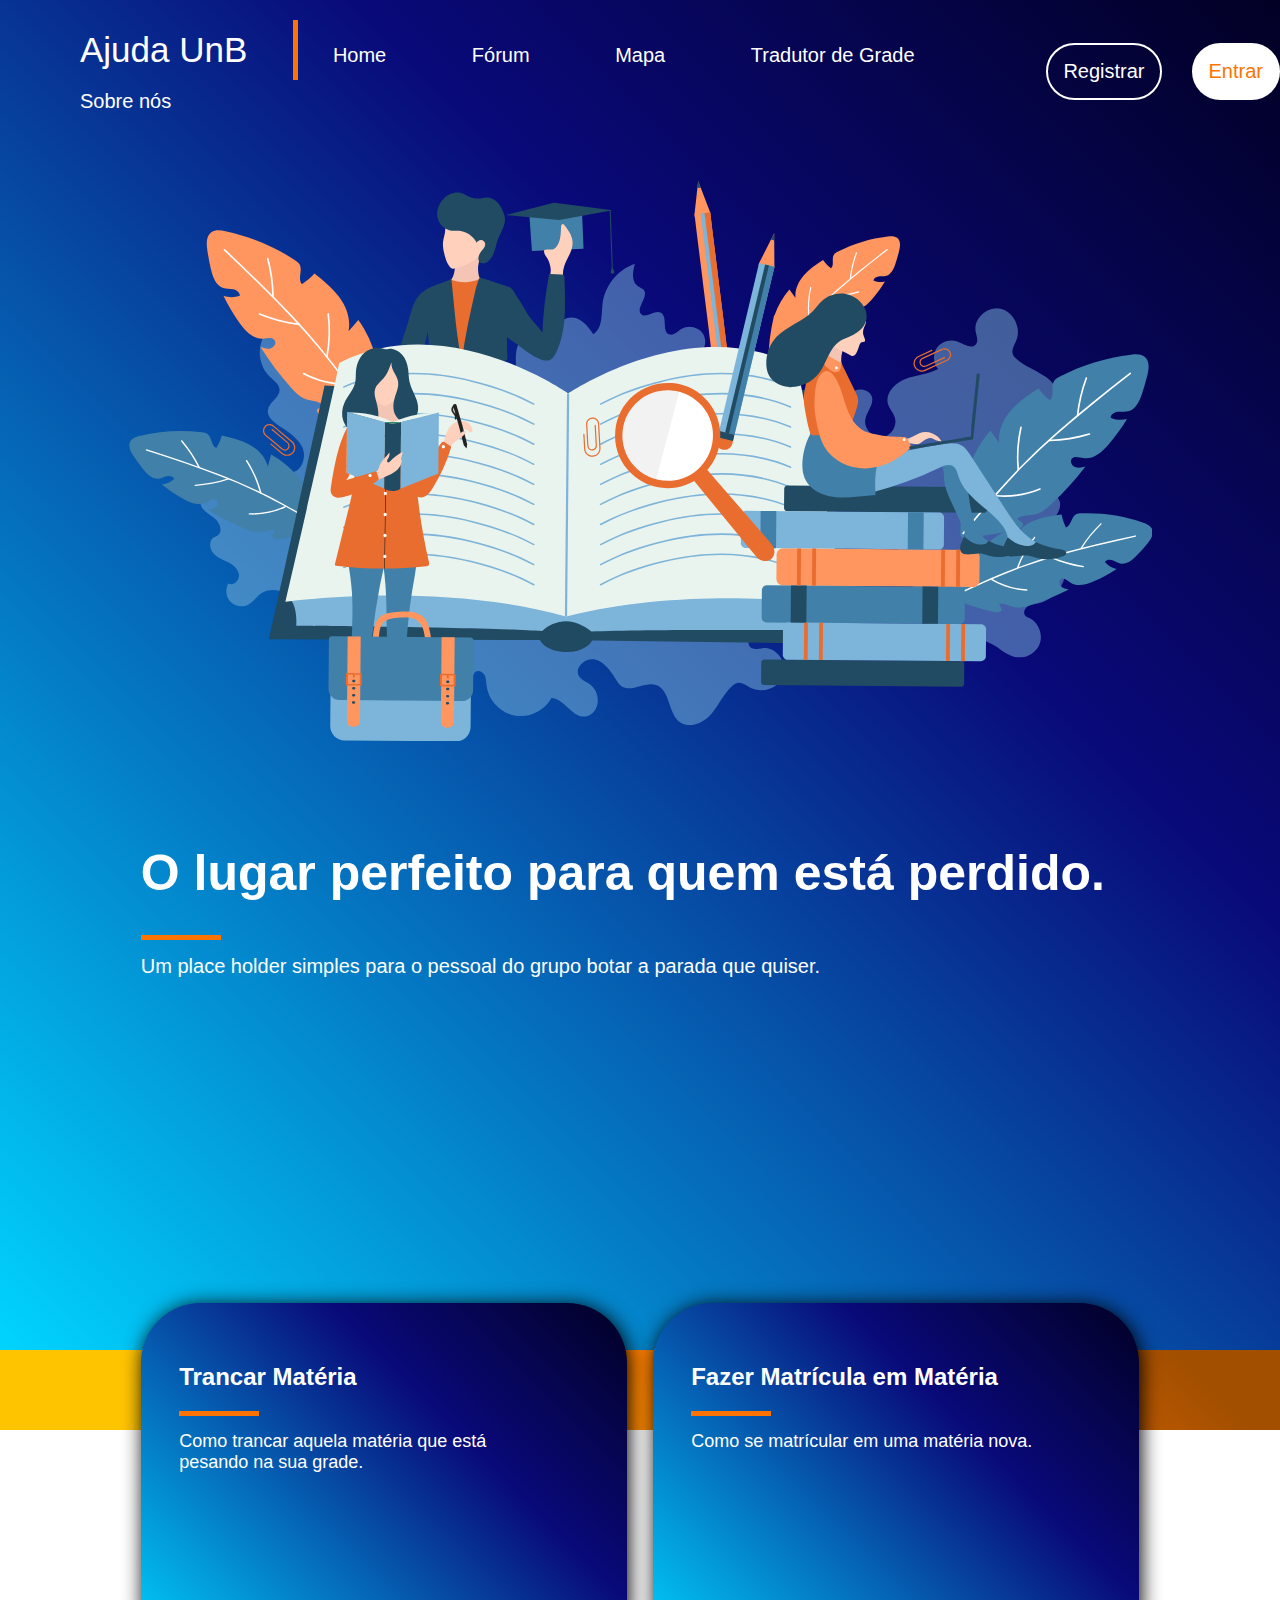
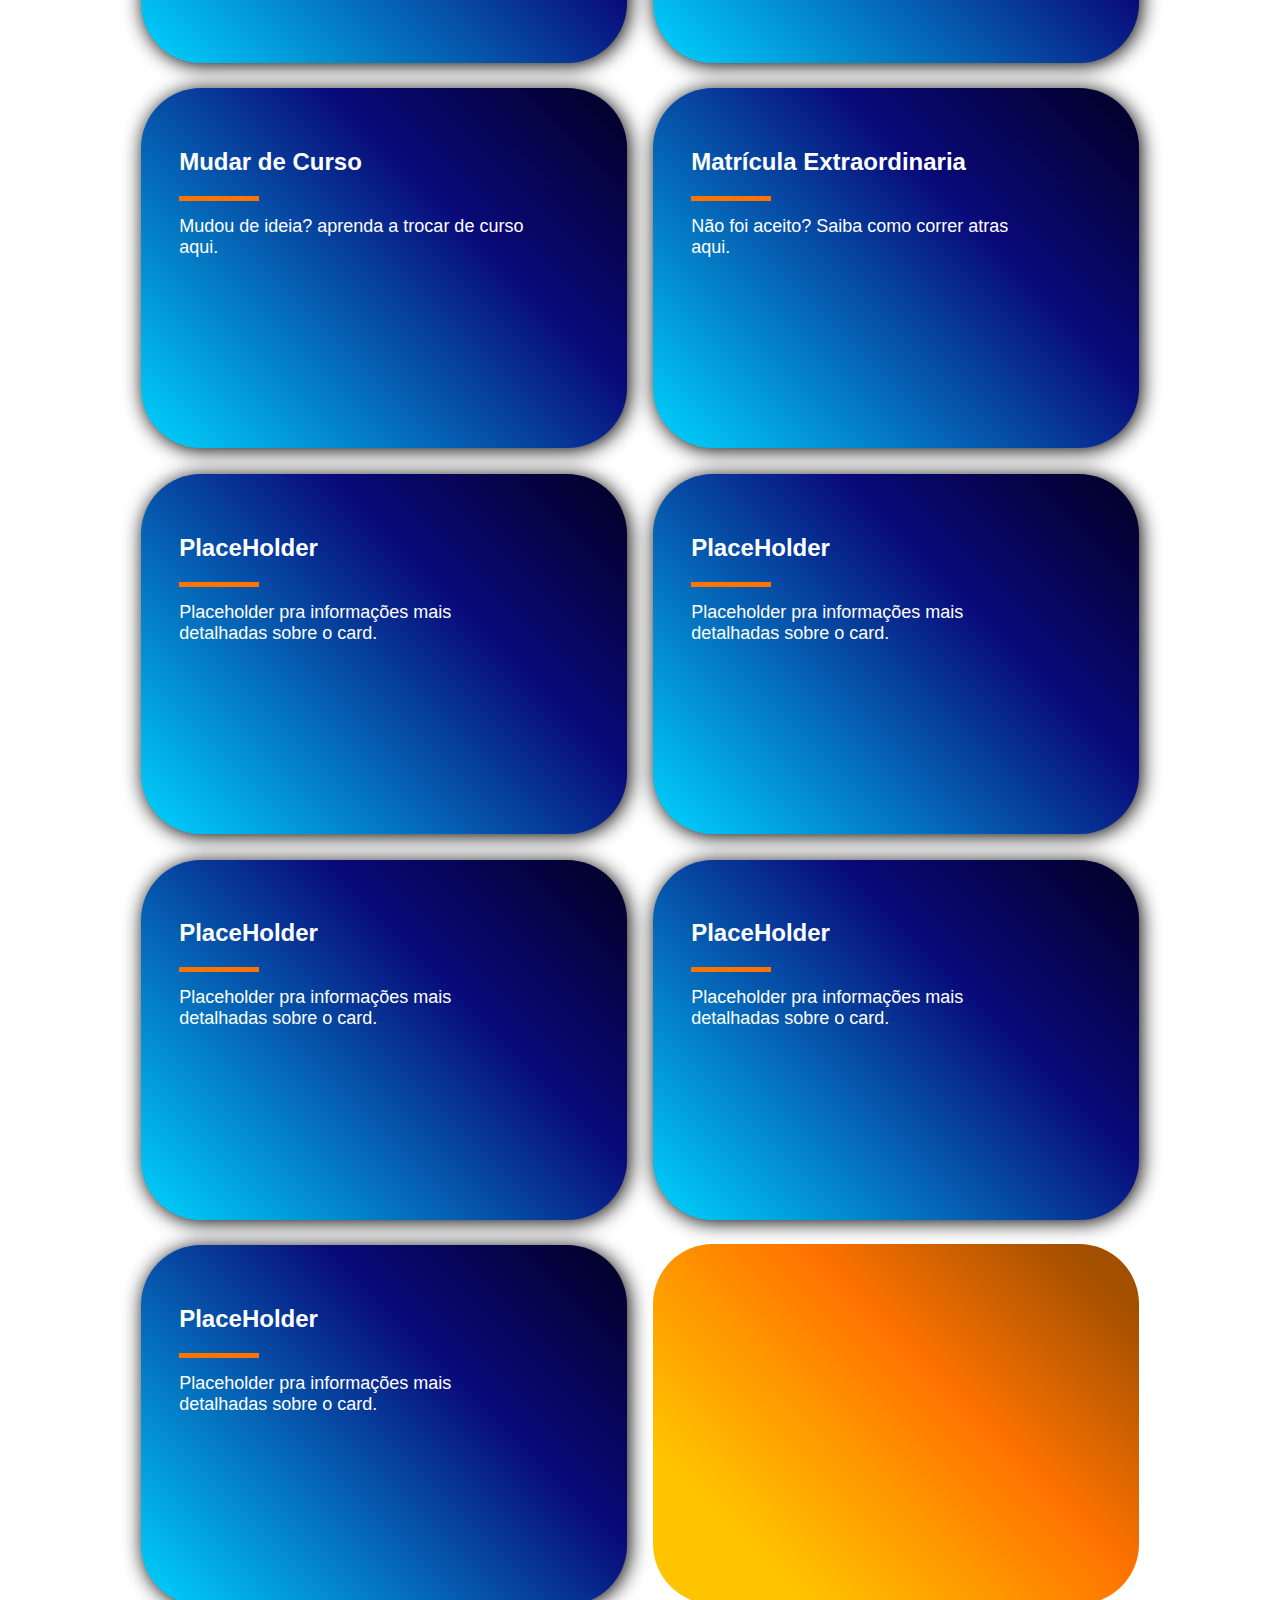
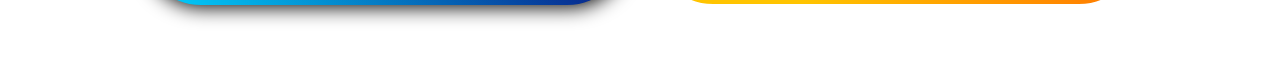
<file: index.html>
<!DOCTYPE html>
<html lang="pt-br">
<head>
    <meta charset="UTF-8">
    <meta http-equiv="X-UA-Compatible" content="IE=edge">
    <meta name="viewport" content="width=device-width, initial-scale=1.0">
    <title>Home</title>
    <link rel="stylesheet" href="home.css">
    <link rel="shortcut icon" type="image/x-icon" href="Ajuda-UnB.png">
</head>
<body>
    <div class="box1">
        <header>
            <nav>
                <ul class="links">
                    <li><a href="#" style="font-size: 35px;">Ajuda UnB</a></li>
                    <div style="display: inline-block;" class="vline"></div>
                    <li><a href="#">Home</a></li>
                    <li><a href="forum.html">Fórum</a></li>
                    <li><a href="mapa.html">Mapa</a></li>
                    <li><a href="grade.html">Tradutor de Grade</a></li>
                    <li><a href="sobre-nos.html">Sobre nós</a></li>
                </ul>
            </nav>
            <a href="registro.html"><div class="sign"><p>Registrar</p></div></a>
            <div class="divi"></div>
            <a href="login.html"><div class="login"><p>Entrar</p></div></a>
        </header>
        <section class="s1">
            <div class="bannertxt">
                <h1 class="text">O lugar perfeito para quem está perdido.</h1>
                <div class="hlinemarg">
                    <div class="hline"></div>
                </div>
                <div class="subtext"><p>Um place holder simples para o pessoal do grupo botar a parada que quiser.</p>
                </div>
            </div>
            <div class="bannerimg">
                <img class="img" src="imagens/flat-design-school.svg" alt="fd">
            </div>
        </section>
    </div>
    <div class="box2">
        <section class="s2">
            <div class="row">
                <div>
                    <a href="#">
                        <section>
                            <div class="cardcontent">
                                <h2 class="cardtitle">Trancar Matéria</h2>
                                <div class="hline2"></div>
                                <div class="cardinf">
                                    <p>Como trancar aquela matéria que está pesando na sua grade.</p>
                                </div>
                            </div>
                        </section>
                    </a>
                </div>
                <div>
                    <a href="#">
                        <section>
                            <div class="cardcontent">
                                <h2 class="cardtitle">Fazer Matrícula em Matéria</h2>
                                <div class="hline2"></div>
                                <div class="cardinf">
                                    <p>Como se matrícular em uma matéria nova.</p>
                                </div>
                            </div>
                        </section>
                    </a>
                </div>
                <div>
                    <a href="#">
                        <section>
                            <div class="cardcontent">
                                <h2 class="cardtitle">Mudar de Curso</h2>
                                <div class="hline2"></div>
                                <div class="cardinf">
                                    <p>Mudou de ideia? aprenda a trocar de curso aqui.</p>
                                </div>
                            </div>
                        </section>
                    </a>
                </div>
            </div>
            <div class="row">
                <div>
                    <a href="#">
                        <section>
                            <div class="cardcontent">
                                <h2 class="cardtitle">Matrícula Extraordinaria</h2>
                                <div class="hline2"></div>
                                <div class="cardinf">
                                    <p>Não foi aceito? Saiba como correr atras aqui.</p>
                                </div>
                            </div>
                        </section>
                    </a>
                </div>
                <div>
                    <a href="#">
                        <section>
                            <div class="cardcontent">
                                <h2 class="cardtitle">PlaceHolder</h2>
                                <div class="hline2"></div>
                                <div class="cardinf">
                                    <p>Placeholder pra informações mais detalhadas sobre o card.</p>
                                </div>
                            </div>
                        </section>
                    </a>
                </div>
                <div>
                    <a href="#">
                        <section>
                            <div class="cardcontent">
                                <h2 class="cardtitle">PlaceHolder</h2>
                                <div class="hline2"></div>
                                <div class="cardinf">
                                    <p>Placeholder pra informações mais detalhadas sobre o card.</p>
                                </div>
                            </div>
                        </section>
                    </a>
                </div>
            </div>
            <div class="row">
                <div>
                    <a href="#">
                        <section>
                            <div class="cardcontent">
                                <h2 class="cardtitle">PlaceHolder</h2>
                                <div class="hline2"></div>
                                <div class="cardinf">
                                    <p>Placeholder pra informações mais detalhadas sobre o card.</p>
                                </div>
                            </div>
                        </section>
                    </a>
                </div>
                <div>
                    <a href="#">
                        <section>
                            <div class="cardcontent">
                                <h2 class="cardtitle">PlaceHolder</h2>
                                <div class="hline2"></div>
                                <div class="cardinf">
                                    <p>Placeholder pra informações mais detalhadas sobre o card.</p>
                                </div>
                            </div>
                        </section>
                    </a>
                </div>
                <div>
                    <a href="#">
                        <section>
                            <div class="cardcontent">
                                <h2 class="cardtitle">PlaceHolder</h2>
                                <div class="hline2"></div>
                                <div class="cardinf">
                                    <p>Placeholder pra informações mais detalhadas sobre o card.</p>
                                </div>
                            </div>
                        </section>
                    </a>
                </div>
            </div>
        </section>
        <div class="orangestrip"></div>
    </div>
    <div class="box3">
    </div>
</body>
</html>
</file>
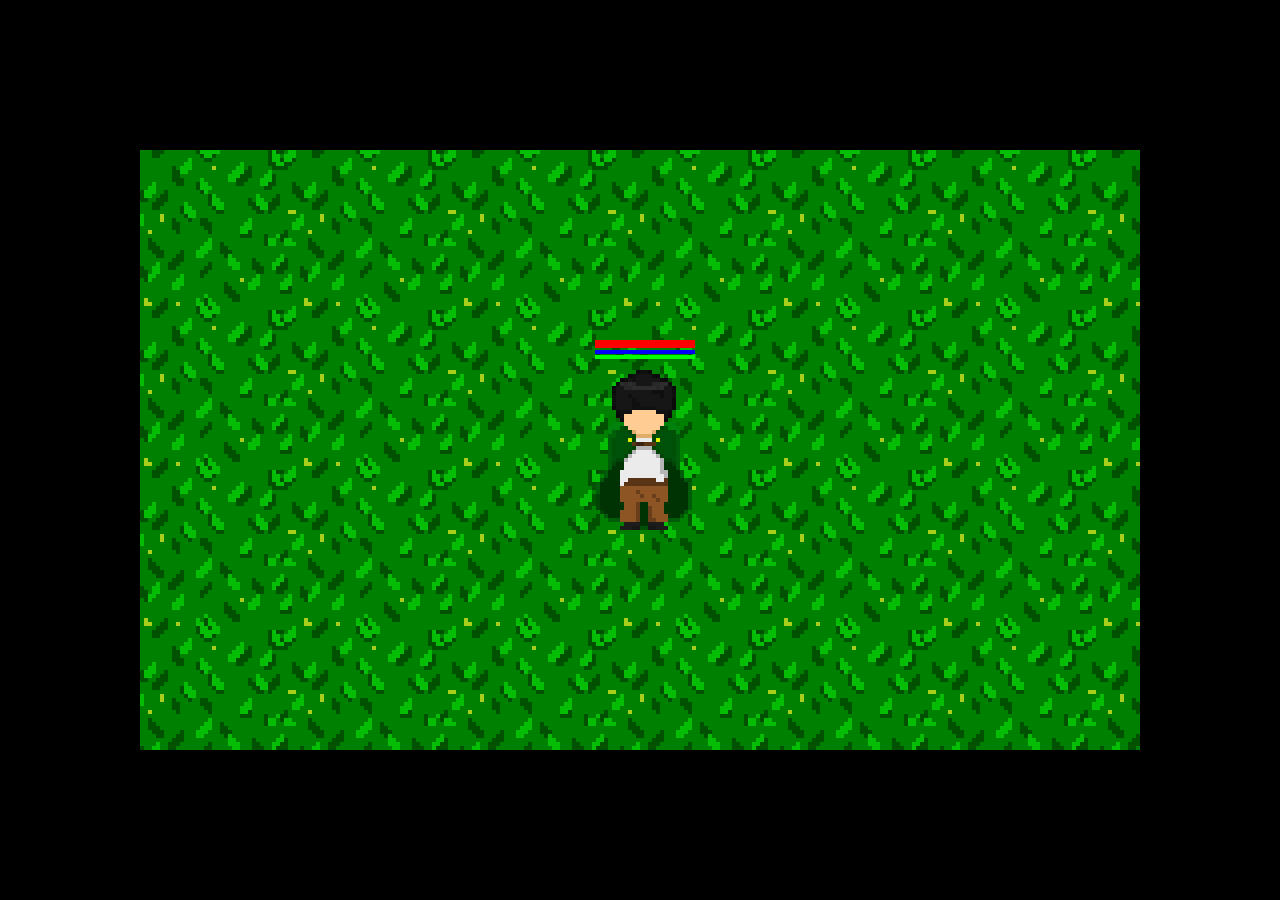
<file: g.html>
<!DOCTYPE html>
<html lang="pt-br">
<head>
    <meta charset="UTF-8">
    <meta http-equiv="X-UA-Compatible" content="IE=edge">
    <meta name="viewport" content="width=device-width, initial-scale=1.0">
    <title>g</title>
    <script src="g.js"></script>
    <script src="h.js"></script>
    <link rel="stylesheet" href="g.css">
    
</head>
<body>
    <canvas id="tela" width="1000vw" height="600vh"></canvas>
</body>
</html>
</file>
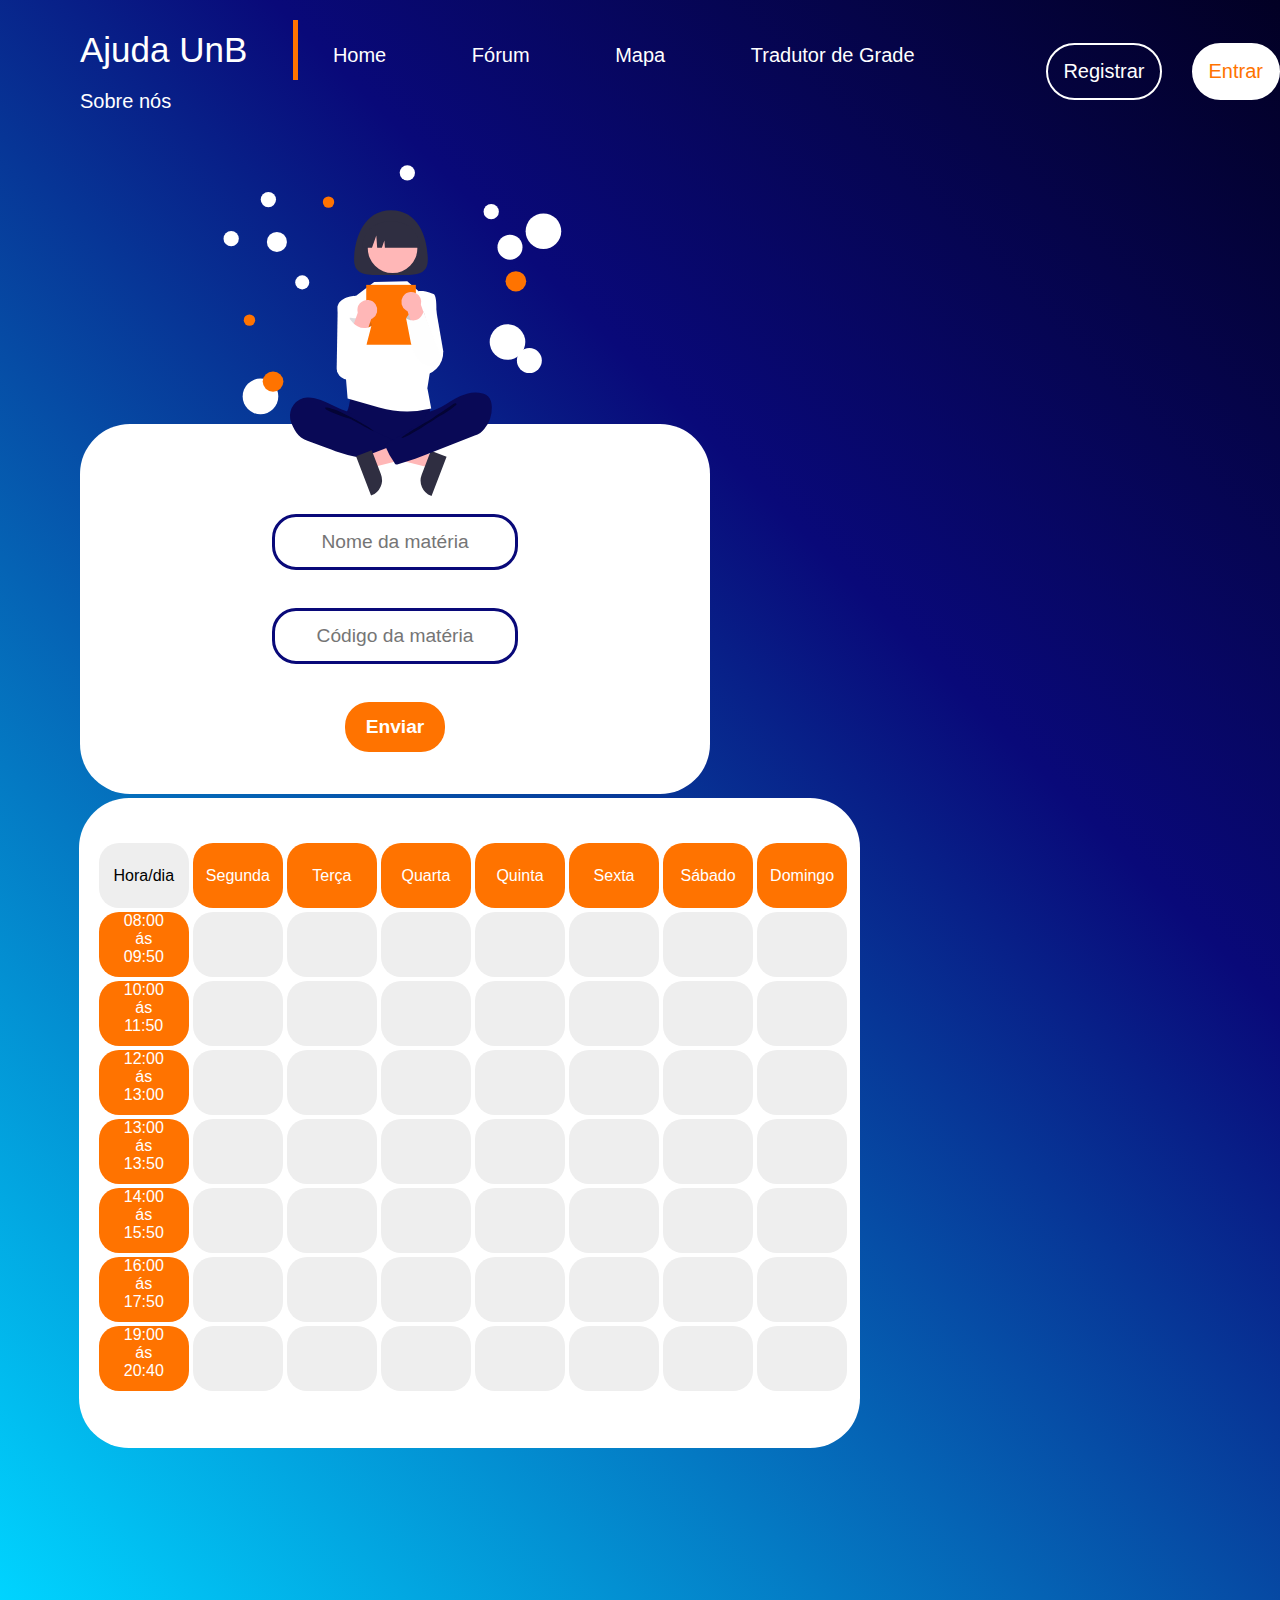
<file: grade.html>
<!DOCTYPE html>
<html lang="pt-br">
<head>
    <meta charset="UTF-8">
    <meta http-equiv="X-UA-Compatible" content="IE=edge">
    <meta name="viewport" content="width=device-width, initial-scale=1.0">
    <title>Gerador de Grade Horaria</title>
    <link rel="stylesheet" href="grade.css">
    <link rel="shortcut icon" type="image/x-icon" href="Ajuda-UnB.png">
    <script src="grade.js"></script>
</head>
<body>
    <div class="box1">
        <section class="s1">
            <header>
                <nav>
                    <ul class="links">
                        <li><a href="index.html" style="font-size: 35px;">Ajuda UnB</a></li>
                        <div style="display: inline-block;" class="vline"></div>
                        <li><a href="index.html">Home</a></li>
                        <li><a href="forum.html">Fórum</a></li>
                        <li><a href="mapa.html">Mapa</a></li>
                        <li><a href="#">Tradutor de Grade</a></li>
                        <li><a href="sobre-nos.html">Sobre nós</a></li>
                    </ul>
                </nav>
                <a href="registro.html"><div class="sign"><p>Registrar</p></div></a>
                <div class="divi"></div>
                <a href="login.html"><div class="login"><p>Entrar</p></div></a>
            </header>
        </section>
        <div>
            <div class="banner">
                <div style="display: inline-block;">
                    <div class="img"><img src="lendo.svg" alt="moça com uma folha" class="imagem"></div>
                    <div class="pad1">
                        <div class="caixa1">
                            <div class="padcaixa1">
                                <input type="text" placeholder="Nome da matéria" class="input" autocomplete="off" maxlength="14" id="pt1" required>
                                <br>
                                <input type="text" placeholder="Código da matéria" class="input" autocomplete="off" id="pt2" required>
                                <br>
                                <input type="button" value="Enviar" class="enviar" onclick="addmateria()">
                            </div>
                        </div>
                    </div>
                </div>
                <div class="pad2">
                    <div class="caixa2">
                            <div class="padgrid">
                                <div class="grid">
                                    <div class="linha">
                                        <div style="text-align: center; line-height: 65px;"><section>Hora/dia</section></div>
                                        <div class="semana"><section>Segunda</section></div>
                                        <div class="semana"><section>Terça</section></div>
                                        <div class="semana"><section>Quarta</section></div>
                                        <div class="semana"><section>Quinta</section></div>
                                        <div class="semana"><section>Sexta</section></div>
                                        <div class="semana"><section>Sábado</section></div>
                                        <div class="semana"><section>Domingo</section></div>
                                    </div>
                                    <div class="linha">
                                        <div class="hora"><section>08:00<br>ás<br>09:50
                                        </section></div>
                                        <div><section id="2m12"></section></div>
                                        <div><section id="3m12"></section></div>
                                        <div><section id="4m12"></section></div>
                                        <div><section id="5m12"></section></div>
                                        <div><section id="6m12"></section></div>
                                        <div><section id="7m12"></section></div>
                                        <div><section id="8m12"></section></div>
                                    </div>
                                    <div class="linha">
                                        <div class="hora"><section>10:00<br>ás<br>11:50</section></div>
                                        <div><section id="2m34"></section></div>
                                        <div><section id="3m34"></section></div>
                                        <div><section id="4m34"></section></div>
                                        <div><section id="5m34"></section></div>
                                        <div><section id="6m34"></section></div>
                                        <div><section id="7m34"></section></div>
                                        <div><section id="8m34"></section></div>
                                    </div>
                                    <div class="linha">
                                        <div class="hora"><section>12:00<br>ás<br>13:00</section></div>
                                        <div><section id="2m5"></section></div>
                                        <div><section id="3m5"></section></div>
                                        <div><section id="4m5"></section></div>
                                        <div><section id="5m5"></section></div>
                                        <div><section id="6m5"></section></div>
                                        <div><section id="7m5"></section></div>
                                        <div><section id="8m5"></section></div>
                                    </div>
                                    <div class="linha">
                                        <div class="hora"><section>13:00<br>ás<br>13:50</section></div>
                                        <div><section id="2t1"></section></div>
                                        <div><section id="3t1"></section></div>
                                        <div><section id="4t1"></section></div>
                                        <div><section id="5t1"></section></div>
                                        <div><section id="6t1"></section></div>
                                        <div><section id="7t1"></section></div>
                                        <div><section id="8t1"></section></div>
                                    </div>
                                    <div class="linha">
                                        <div class="hora"><section>14:00<br>ás<br>15:50</section></div>
                                        <div><section id="2t23"></section></div>
                                        <div><section id="3t23"></section></div>
                                        <div><section id="4t23"></section></div>
                                        <div><section id="5t23"></section></div>
                                        <div><section id="6t23"></section></div>
                                        <div><section id="7t23"></section></div>
                                        <div><section id="8t23"></section></div>
                                    </div>
                                    <div class="linha">
                                        <div class="hora"><section>16:00<br>ás<br>17:50</section></div>
                                        <div><section id="2t45"></section></div>
                                        <div><section id="3t45"></section></div>
                                        <div><section id="4t45"></section></div>
                                        <div><section id="5t45"></section></div>
                                        <div><section id="6t45"></section></div>
                                        <div><section id="7t45"></section></div>
                                        <div><section id="8t45"></section></div>
                                    </div>
                                    <div class="linha">
                                        <div class="hora"><section>19:00<br>ás<br>20:40</section></div>
                                        <div><section id="2n12"></section></div>
                                        <div><section id="3n12"></section></div>
                                        <div><section id="4n12"></section></div>
                                        <div><section id="5n12"></section></div>
                                        <div><section id="6n12"></section></div>
                                        <div><section id="7n12"></section></div>
                                        <div><section id="8n12"></section></div>
                                    </div>   
                                </div>
                            </div>
                    </div>
                </div>
            </div>
        </div>
    </div>
</body>
</html>
</file>
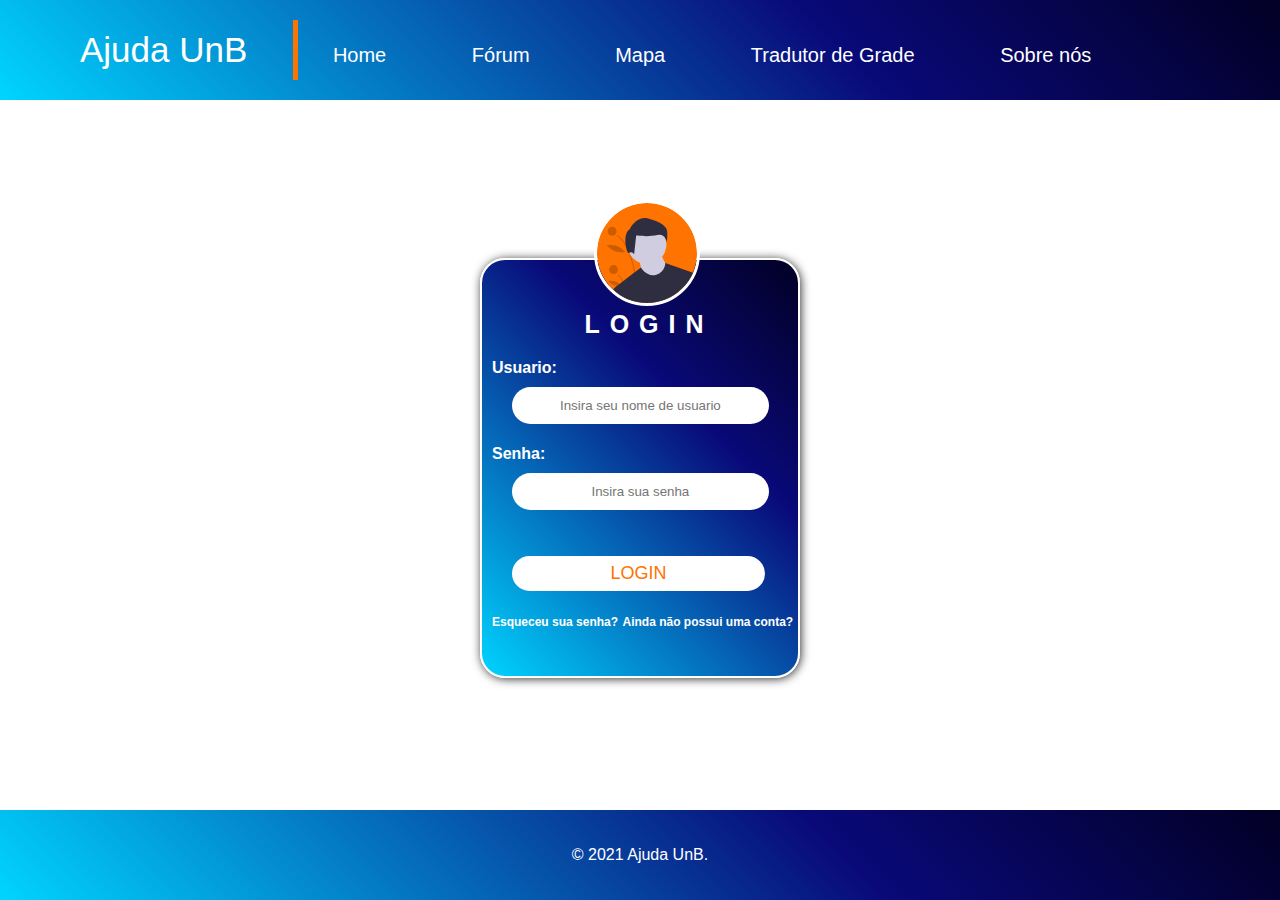
<file: login.html>
<!DOCTYPE html>
<html lang="pt-br">

<head>
    <meta charset="UTF-8">
    <meta http-equiv="X-UA-Compatible" content="IE=edge">
    <meta name="viewport" content="width=device-width, initial-scale=1.0">
    <title>Login</title>
    <link rel="stylesheet" href="login.css">
    <link rel="shortcut icon" type="image/x-icon" href="Ajuda-UnB.png">
</head>

<body>
    <header>
        <nav>
            <ul class="links">
                <li><a href="index.html" style="font-size: 35px;">Ajuda UnB</a></li>
                <div style="display: inline-block;" class="vline"></div>
                <li><a href="index.html">Home</a></li>
                <li><a href="forum.html">Fórum</a></li>
                <li><a href="mapa.html">Mapa</a></li>
                <li><a href="grade.html">Tradutor de Grade</a></li>
                <li><a href="sobre-nos.html">Sobre nós</a></li>
            </ul>
        </nav>
    </header>
     <div class="login">
        <img src="avatar.svg" class="usuario" alt="" width="100" height="100">
        <h1>login</h1>
        <form>
            <p>Usuario:</p>
            <input type="text" placeholder="Insira seu nome de usuario">
            <p>Senha:</p>
            <input type="password" placeholder="Insira sua senha">
            <input type="submit" value="LOGIN">
            <a style="padding-left: 10px;" href="#">Esqueceu sua senha?</a>
            <a class="npossui" href="registro.html">Ainda não possui uma conta?</a>
        </form>
    </div>

    <div>
        <footer>
            <p>&copy; 2021 Ajuda UnB.</p>
        </footer>
    </div>
</body>
</html>
</file>
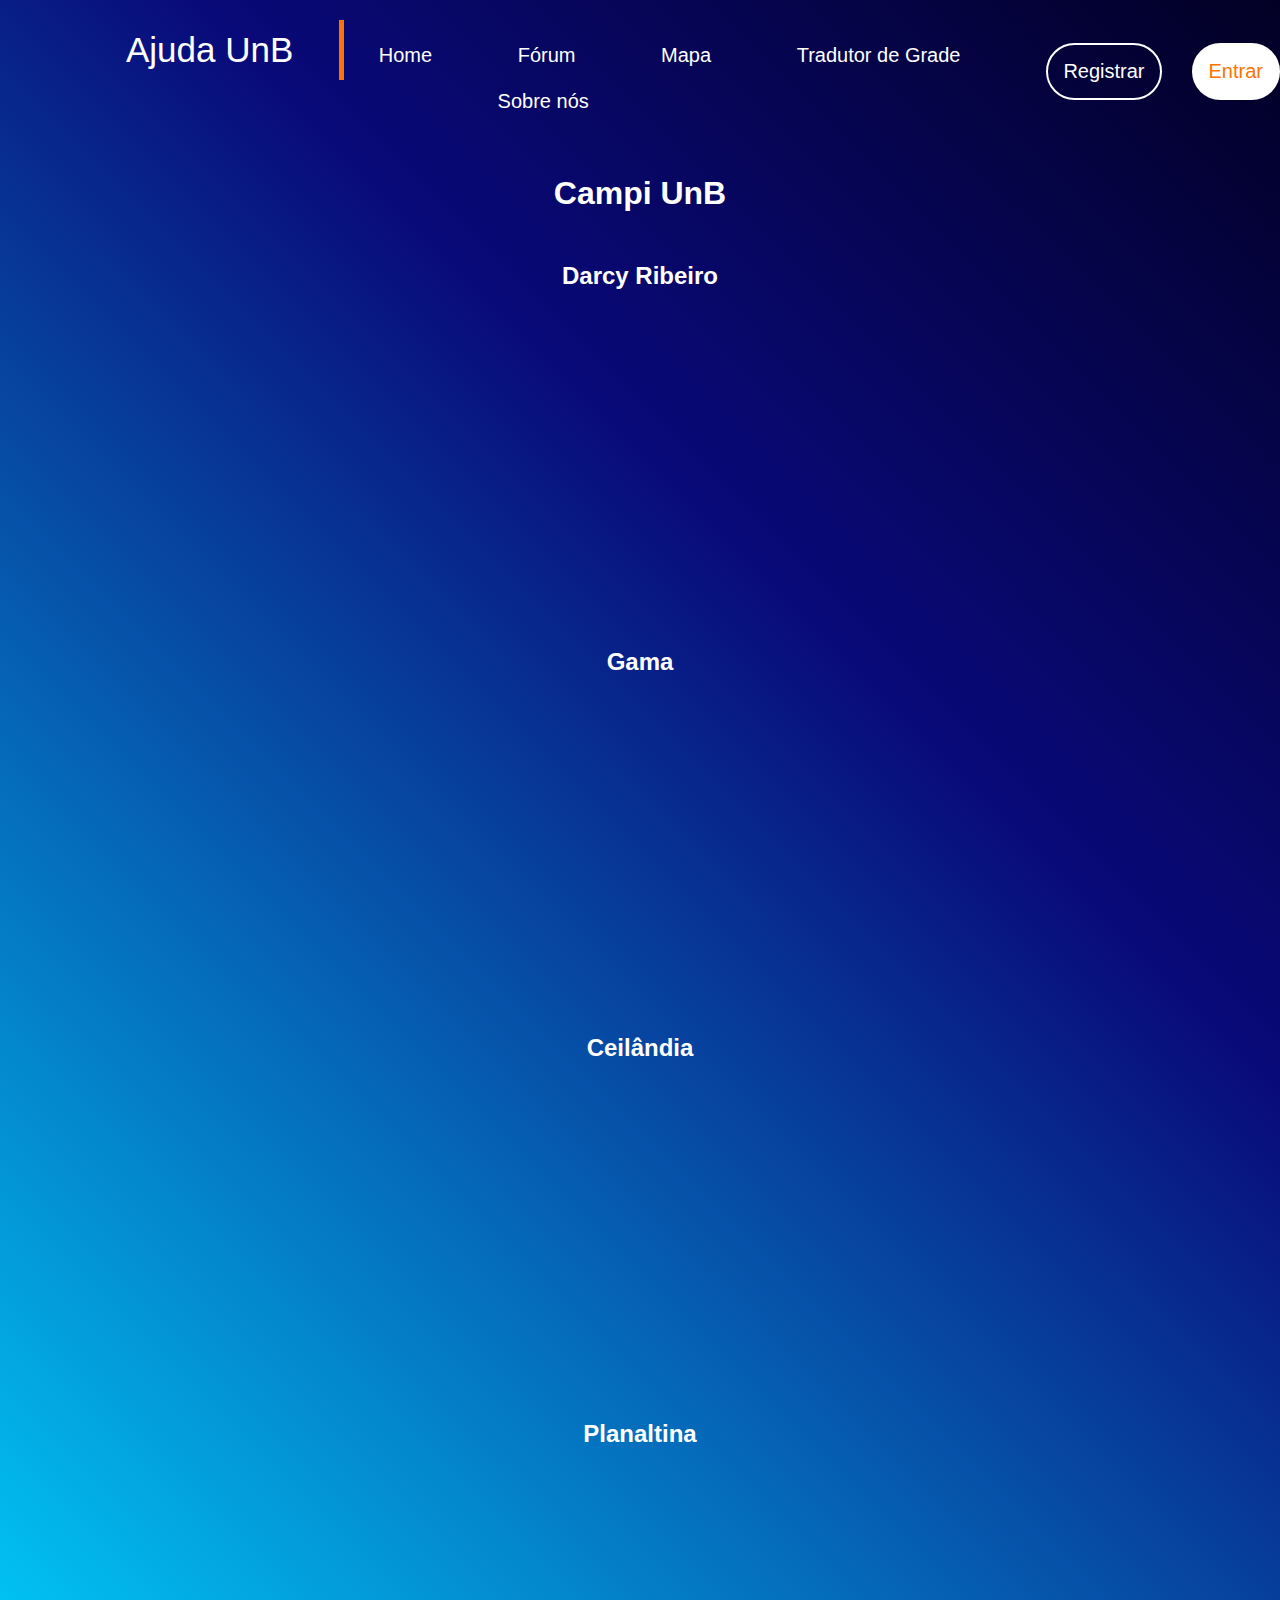
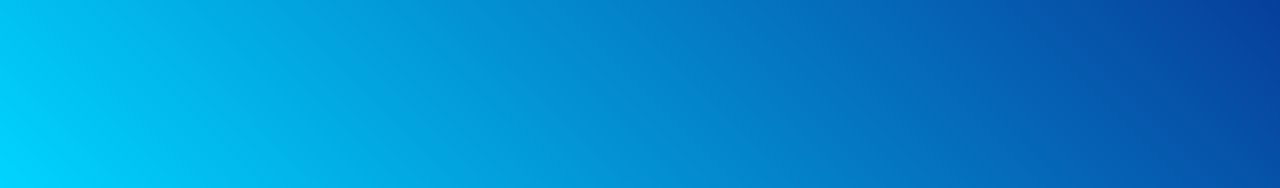
<file: mapa.html>
<!DOCTYPE html>
<html lang="pt-br">

<head>
    <meta charset="UTF-8">
    <meta http-equiv="X-UA-Compatible" content="IE=edge">
    <meta name="viewport" content="width=device-width, initial-scale=1.0">
    <title>Mapa</title>
    <link rel="stylesheet" href="mapa.css">
    <link rel="shortcut icon" type="image/x-icon" href="Ajuda-UnB.png">
</head>

<body>
    <div class="box1">
        <header>

            <nav>

                <ul class="links">
                    <li><a href="index.html" style="font-size: 35px;">Ajuda UnB</a></li>
                    <div style="display: inline-block;" class="vline"></div>
                    <li><a href="index.html">Home</a></li>
                    <li><a href="forum.html">Fórum</a></li>
                    <li><a href="#">Mapa</a></li>
                    <li><a href="grade.html">Tradutor de Grade</a></li>
                    <li><a href="sobre-nos.html">Sobre nós</a></li>
                </ul>

            </nav>

            <a href="login.html">

                <div class="sign">
                    <p>Registrar</p>
                </div>

            </a>

            <div class="divi"></div>

            <a href="login.html">

                <div class="login">
                    <p>Entrar</p>
                </div>

            </a>

        </header>


        <main>

            <h1 class="titulo-principal">Campi UnB</h1>

            <section class="section-map">

                <div class="mapa-conteudo">

                    <h2 class="titulo-mapa">Darcy Ribeiro</h2>

                    <iframe class="mapa"
                        src="https://www.google.com/maps/embed?pb=!1m18!1m12!1m3!1d3839.7220121266864!2d-47.87436378512951!3d-15.76583842645337!2m3!1f0!2f0!3f0!3m2!1i1024!2i768!4f13.1!3m3!1m2!1s0x935a3bba813cf97b%3A0xed2c4932e4690218!2sCampus%20Darcy%20Ribeiro!5e0!3m2!1spt-PT!2sbr!4v1618183204701!5m2!1spt-PT!2sbr"
                        width="80%" height="300" style="border:0; border-radius: 40px;" allowfullscreen="" loading="lazy">
                    </iframe>

                </div>

            </section>

            <section class="section-map">

                <div class="mapa-conteudo">

                    <h2 class="titulo-mapa">Gama</h2>

                    <iframe class="mapa"
                        src="https://www.google.com/maps/embed?pb=!1m18!1m12!1m3!1d3835.458988240738!2d-48.04658618571816!3d-15.989604832045007!2m3!1f0!2f0!3f0!3m2!1i1024!2i768!4f13.1!3m3!1m2!1s0x935a2a8c49ce3677%3A0x447f05b6f05fa281!2sUniversidade%20de%20Bras%C3%ADlia%20-%20Gama!5e0!3m2!1spt-PT!2sbr!4v1617897218206!5m2!1spt-PT!2sbr"
                        width="80%" height="300" style="border:0; border-radius: 40px;" allowfullscreen="" loading="lazy">
                    </iframe>

                </div>

            </section>

            <section class="section-map">

                <div class="mapa-conteudo">

                    <h2 class="titulo-mapa">Ceilândia</h2>

                    <iframe class="mapa"
                        src="https://www.google.com/maps/embed?pb=!1m18!1m12!1m3!1d3838.2377442839615!2d-48.10375528512812!3d-15.844097128400419!2m3!1f0!2f0!3f0!3m2!1i1024!2i768!4f13.1!3m3!1m2!1s0x935bcd165598443b%3A0x9a9c44aadad8a063!2sFaculdade%20UnB%20Ceil%C3%A2ndia%20-%20FCE!5e0!3m2!1spt-PT!2sbr!4v1618183268113!5m2!1spt-PT!2sbr"
                        width="80%" height="300" style="border:0; border-radius: 40px;" allowfullscreen="" loading="lazy">
                    </iframe>

                </div>

            </section>

            <section class="section-map">

                <div class="mapa-conteudo">

                    <h2 class="titulo-mapa">Planaltina</h2>

                    <iframe class="mapa"
                        src="https://www.google.com/maps/embed?pb=!1m18!1m12!1m3!1d3842.8241574140447!2d-47.66018908513217!3d-15.601041122385094!2m3!1f0!2f0!3f0!3m2!1i1024!2i768!4f13.1!3m3!1m2!1s0x935a6cc46377f649%3A0xd3be9501c1d830ad!2sUniversidade%20de%20Bras%C3%ADlia%20-%20Planaltina!5e0!3m2!1spt-PT!2sbr!4v1618183396400!5m2!1spt-PT!2sbr"
                        width="80%" height="300" style="border:0; border-radius: 40px;" allowfullscreen="" loading="lazy">
                    </iframe>

                </div>

            </section>

    </div>
    </main>


</body>

</html>
</file>
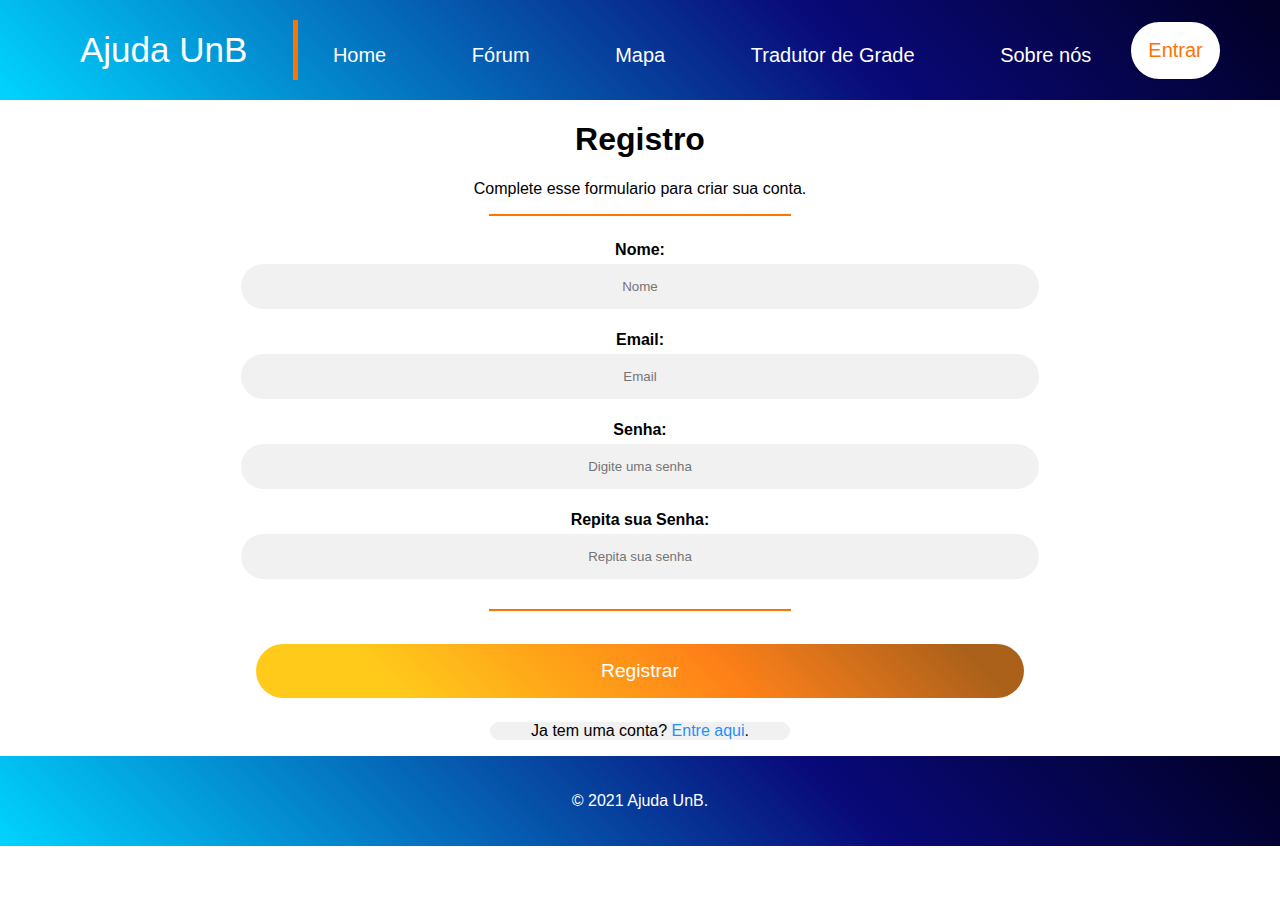
<file: registro.html>
<!DOCTYPE html>
<html lang="pt-br">

<head>
    <meta charset="UTF-8">
    <meta http-equiv="X-UA-Compatible" content="IE=edge">
    <meta name="viewport" content="width=device-width, initial-scale=1.0">
    <title>Registrar</title>
    <link rel="stylesheet" href="registro.css">
    <link rel="shortcut icon" type="image/x-icon" href="Ajuda-UnB.png">
</head>

<body>
    <header>
        <nav>
            <ul class="links">
                <li><a href="index.html" style="font-size: 35px;">Ajuda UnB</a></li>
                <div style="display: inline-block;" class="vline"></div>
                <li><a href="index.html">Home</a></li>
                <li><a href="forum.html">Fórum</a></li>
                <li><a href="mapa.html">Mapa</a></li>
                <li><a href="grade.html">Tradutor de Grade</a></li>
                <li><a href="sobre-nos.html">Sobre nós</a></li>
            </ul>
        </nav>
        <a href="login.html"><div class="login">Entrar</div></a>
    </header>
    <form action="action_page.php">
        <div class="container">
            <h1>Registro</h1>
            <p>Complete esse formulario para criar sua conta.</p>
            <hr>

            <label for="nome"><b>Nome:</b></label>
            <br>
            <input type="text" placeholder="Nome" name="nome" id="nome" class="form-control" required>
            <br>
            <label for="email"><b>Email:</b></label>
            <br>
            <input type="email" placeholder="Email" name="email" id="email" class="form-control" required>
            <br>
            <label for="psw"><b>Senha:</b></label>
            <br>
            <input type="password" placeholder="Digite uma senha" name="senha" id="senha" required>
            <br>
            <label for="psw-repeat"><b>Repita sua Senha:</b></label>
            <br>
            <input type="password" placeholder="Repita sua senha" name="senha2" id="senha2" class="form-control" required>
            <hr>

            <button type="submit" class="register">Registrar</button>
        </div>

        <div class="container signin">
            <p>Ja tem uma conta? <a href="login.html">Entre aqui</a>.</p>
        </div>
    </form>

    <div>
        <footer>
            <p>&copy; 2021 Ajuda UnB.</p>
        </footer>
    </div>



</body>

</html>
</file>
<file: home.css>
@charset "UTF-8";

* {
    text-decoration: none;
}

body {
    margin: 0px;
    font-family: Arial, Helvetica, sans-serif;
    max-width: 100vw;
    overflow-x: hidden;
}

p {
    padding: 0px;
    margin: 0px;
}

@media screen and (min-width:0px){

.box1 {
    background: rgb(2,0,36);
    background: linear-gradient(225deg, rgba(2,0,36,1) 0%, rgba(9,9,121,1) 35%, rgba(0,212,255,1) 100%);
    background-repeat: no-repeat;
    height: 650px;
    z-index: 0;
}


header {
    display: flex;
    justify-content: left;
    align-items: center;
    z-index: 10;
}

.links {
    list-style: none;
    font-size: 20px;
    z-index: 10;
}

.links li {
    display: inline-block;
    padding: 10px 40px;
}

.vline {
    background-color: rgb(255,115,0);
    height: 40px;
    width: 5px;
    z-index: 2;
    position: absolute;
    padding-top: 20px;

}



.links li a {
    color: white;
    text-decoration: none;
}

.links li a:hover {
    color: rgb(255,115,0);
}

.sign {
    background-color: rgba(0,0,0,0);
    color: #fff;
    border-radius: 30px;
    padding: 15px;
    border: 2px solid white;
    font-size: 20px;
}

.sign:hover {
    background-color: rgb(255,115,0);
}

.divi {
    padding: 15px;
}

.login {
    background-color: #fff;
    border-radius: 30px;
    padding: 15px;
    border: 2px solid white;
    color: rgb(255,115,0);
    font-size: 20px;
}

.login:hover {
    color: white;
    background-color: rgb(255,115,0);
}

.bannertxt {
    display: inline-block;
    position: relative;
    top: -100px;
}

.text {
    color: white;
    padding-left: 6vw;
    font-size: 3.5vw;
    width: 35vw;
}

.hline {
    background-color: rgb(255,115,0);
    height: 5px;
    width: 40px;
    z-index: 2;
    position: absolute;
    padding-left: 40px;
}

.hlinemarg {
    padding-left: 6vw;
    padding-bottom: 20px;
}

.subtext {
    color: #fff;
    padding-left: 6vw;
    font-size: 20px;
    width: 500px;
}

.bannerimg {
    display: inline-block;
    padding-top: 50px;
    padding-left: 50px;
}

.img {
    width: 50vw;
    position: relative;
    left: 0px;
    top: 0px;
}

.orangestrip {
    background: rgb(162,79,0);
    background: linear-gradient(225deg, rgba(162,79,0,1) 8%, rgba(255,115,0,1) 40%, rgba(255,196,0,1) 82%);
    height: 80px;
}

.box2 {
    height: 1000px;
}

.s2 {
    padding-left: 3vw;
    position: relative;
    top: -60px;
    width: 100%;
    object-position: center;
}
.row div section {
    color: #fff;
    display: flex;
    margin: 1%;
    background: rgb(9,9,121);
    background-image: linear-gradient(225deg, rgba(2,0,36,1) 0%, rgba(9,9,121,1) 35%, rgba(0,212,255,1) 100%);
    height: 36vh;
    width: 26vw;
    float: left;
    border-radius: 60px;
    box-shadow: 2px 2px 20px black;
    padding-left: 3vw;
    transition: transform 1s;
}

.row div section:hover {
    background: rgb(162,79,0);
    background-image: linear-gradient(225deg, rgba(162,79,0,1) 8%, rgba(255,115,0,1) 40%, rgba(255,196,0,1) 82%);
    transition: all 1s;
    transform: translateY(-40px)
}

.cardcontent {
    padding-top: 40px;
}

.hline2 {
    background-color: rgb(255,115,0);
    height: 5px;
    width: 40px;
    z-index: 2;
    position: absolute;
    padding-left: 40px;
}

.cardinf {
    width: 300px;
    position: relative;
    top: 20px;
    font-size: large;
}

.box3 {
    color: #fff;
    font-size: larger;
    background: rgb(162,79,0);
    background: linear-gradient(225deg, rgba(162,79,0,1) 8%, rgba(255,115,0,1) 40%, rgba(255,196,0,1) 82%);
    height: 80px;
}

.pe {
    line-height: 80px;
    text-align: center;
}

}

@media screen and (max-width:1310px){

    .box1 {
        height: 150vh;
    }
    .img {
        position: absolute;
        width: 80vw;
        min-width: 800px;
        left: 10vw;
        top: 20vh;
    }
    .bannertxt {
        position: absolute;
        left: 5vw;
        top: 90vh;
    }
    .text {
        font-size: 50px;
        width: 80vw;
    }
    .subtext {
        width: 80vw;
    }
    .box2{
        height: 1000px;
    }
    .s2 {
        padding-left: 10vw;
    }
    .row div section {
        height: 40vh;
        width: 35vw;
        padding-left: 3vw;
    }
    .cardinf {
        width: 28vw;
    }
    .box3 {
        position: absolute;
        width: 35vw;
        height: 40vh;
        left: 51vw;
        top: 316vh;
        padding-left: 3vw;
        border-radius: 60px;
    }
}

@media screen and (max-width:900px){

    .img {
        top: 30vh;
        left: 0vw;
    }
    .box3 {
        top: 312vh;
    }
}

@media screen and (max-width:700px) {

    .img {
        top: 40vh;
        min-width: 500px;
        left: 3vw;
    }
    .box3 {
        top: 310vh;
    }
}

@media screen and (max-width:540px) {
    .img {
        top: 50vh;
        left: 0vw;
    }
    .box3 {
        top: 308vh;
    }
}
</file>
<file: g.css>
* {
    margin: 0;
    padding: 0;
    box-sizing: border-box;
}
body {
    background-color: black;
    width: 100vw;
    height: 100vh;
    display: flex;
    justify-content: center;
    align-items: center;
}
</file>
<file: grade.css>
@charset "UTF-8";

* {
    text-decoration: none;
}



p {
    padding: 0px;
    margin: 0px;
}

@media screen and (min-width:0px){

body {
    margin: 0px;
    font-family: Arial, Helvetica, sans-serif;
}

.box1 {
    background: rgb(2,0,36);
    background: linear-gradient(225deg, rgba(2,0,36,1) 0%, rgba(9,9,121,1) 35%, rgba(0,212,255,1) 100%);
    background-repeat: no-repeat;
    height: 100vh;
    z-index: 0;
    min-width: 650px;
}


header {
    display: flex;
    justify-content: left;
    align-items: center;
    z-index: 10;
}

.links {
    list-style: none;
    font-size: 20px;
    z-index: 10;
}

.links li {
    display: inline-block;
    padding: 10px 40px;
}

.vline {
    background-color: rgb(255,115,0);
    height: 40px;
    width: 5px;
    z-index: 2;
    position: absolute;
    padding-top: 20px;

}

.links li a {
    color: white;
    text-decoration: none;
}

.links li a:hover {
    color: rgb(255,115,0);
}

.sign {
    background-color: rgba(0,0,0,0);
    color: #fff;
    border-radius: 30px;
    padding: 15px;
    border: 2px solid white;
    font-size: 20px;
}

.sign:hover {
    background-color: rgb(255, 115, 0);
}

.divi {
    padding: 15px;
}

.login {
    background-color: #fff;
    border-radius: 30px;
    padding: 15px;
    border: 2px solid white;
    color: rgb(255,115,0);
    font-size: 20px;
}

.login:hover {
    color: white;
    background-color: rgb(255,115,0);
}

.banner {
    position: absolute;
    top: 16vh;
}

.img {
    height: 280px;
}

.imagem {
    position: relative;
    width: 370px;
    left: 80px;
    top: 10px;
}

.caixa1 {
    background-color: #fff;
    width: 370px;
    height: 370px;
    border-radius: 50px;
    border-color: #ff7300;
    top: 200px;
}

.pad1, .pad2 {
    display: inline-block;
    padding-left: 80px;
}

.padcaixa1 {
    width: 370px;
    padding-top: 80px;
    position: absolute;
    margin: auto;
}

.input {
    border:0;
    background: none;
    display: block;
    margin: 10px auto;
    text-align: center;
    border: 3px solid rgb(9, 9, 121);
    padding: 14px 20px;
    width: 200px;
    outline: none;
    color: rgb(255, 115, 0);
    border-radius: 24px;
    font-size: larger;
}

.enviar {
    border: 0;
    background: rgb(255, 115, 0);
    display: block;
    margin: 10px auto;
    padding: 14px 20px;
    width: 100px;
    outline: none;
    color: #fff;
    border-radius: 24px;
    font-size: larger;
    font-weight: 600;
    cursor: pointer;
}

.enviar:hover {
    background: rgba(9,9,121,1);
}

.caixa2 {
    position: relative;
    right: 1px;
    background-color: #fff;
    width: 61vw;
    height: 650px;
    border-radius: 50px;
    border-color: rgb(255, 115, 0);
    display: inline-block;
    background-color: #fff;
}

.grid {
    position: absolute;
    padding-left: 20px;
}

.padgrid {
    padding-left: 0vh;
    padding-top: 5vh;
}

.linha div {
    height: 65px;
    width: 7vw;
    background-color: #eee;
    display: inline-block;
    border-radius: 20px;
    text-align: center;
}

.linha div section {
    position: absolute;
    text-align: center;
    height: 65px;
    width: 7vw;
}

.semana {
    color: white;
    background-color: rgb(255, 115, 0) !important;
    line-height: 65px;
}

.hora {
    color: white;
    background-color: rgb(255, 115, 0) !important;
}
}

@media screen and (max-width:1400px) {
    .imagem {
        left: 200px;
    }
    .box1 {
        height: 1600px;
    }
    .padcaixa1 {
        min-width: 630px;
    }
    .caixa1 {
        min-width: 630px;
    }
    .caixa2 {
        min-width: 630px;
    }
    .padgrid {
        min-width: 630px;
    }
    .grid {
        min-width: 630px;
    }
    .linha {
        min-width: 630px;
    }
    .linha div {
        min-height: 65px;
        min-width: 70px;
    }
    .linha div section {
        min-height: 65px;
        min-width: 70px;  
    }
}

@media screen and (max-width:900px) {

    .box1 {
        height: 1600px;
    }
    .banner {
        top: 200px;
    }
}

@media screen and (max-width:730px) {
    
    .box1 {
        height: 1700px;
    }
    .banner {
        top: 300px;
    }
    .imagem {
        left: 125px;
    }
    .pad1 {
        padding-left: 0;
    }
    .pad2 {
        padding-left: 0;
    }
}
</file>
<file: login.css>
body {
    margin: 0px;
    font-family: Arial, Helvetica, sans-serif;
    padding: 0;
    
   
}

.login{
    width: 320px;
    height: 420px;
    border: 2px solid white;
    box-shadow: 1px 1px 10px #333;
    top: 52%;
    left: 50%;
    position: absolute;
    transform: translate(-50% , -50%);
    box-sizing: border-box;
    padding: 68px , 28px;
    background: linear-gradient(225deg, rgba(2,0,36,1) 0%, rgba(9,9,121,1) 35%, rgba(0,212,255,1) 100%);
    border-radius: 25px;
    align-items: center;
   
    
}

.usuario{
    border-radius: 50%;
    position: absolute;
    top: -60px;
    left: 112px;
    border : solid white;
    
}

h1{
    margin: 0;
    margin-top: 50px;
    margin-left: 18px;
    padding-top: 0;
    padding-left: 0;
    padding-bottom: 20px;
    letter-spacing: 10px;
    text-transform: uppercase;
    text-align: center;
    font-size: 25px;
    color: white;
    
}

.login p {
    margin: 0;
    margin-left: 10px;
    padding: 0;
    font-weight: bold;
    color: white;
   
}

.login input {
    width: 80%;
    height: 35px;
    margin-bottom: 21px;
    border-radius: 20px;
    margin-left: 30px;
    margin-top: 10px;
    border: 0;
    outline: none;
    text-align: center;
    color: rgb(255, 115, 0);
}

.login input[type="text"] input[type="password"]{

    font-size:  16px; 
    background: none;
    padding:  20px 0px;  
    border:  none;; 
    margin-left: 15px;
    background:  #fff; 
    width:  280px; 
    box-sizing:  border-box;
    color:  #000; 
    font-weight:  400;
   
   
}

.login input[type="submit"]{
    border: 0;
    border: 3px solid #fff;
    outline: none;
    height: 35px;
    color: rgb(255, 115, 0);
    background: #fff;
    border-radius: 20px;
    margin-left: 30px;
    margin-top: 25px;
    font-size: large;
}

.login input[type="submit"]:hover{
    cursor: pointer;
    background: linear-gradient(225deg, rgba(162,79,0,1) 8%, rgba(255,115,0,1) 40%, rgba(255,196,0,1) 82%);
    border: 3px solid #fff;
    color: #fff;
}

.login a {
    font-weight: bold;
    text-decoration: none;
    font-size: 12px;
    color: white;
}




.login a:hover{
    color: #ff7300;
}

header {
    display: flex;
    justify-content: left;
    align-items: center;
    background: linear-gradient(225deg, rgba(2,0,36,1) 0%, rgba(9,9,121,1) 35%, rgba(0,212,255,1) 100%);
}

.links {
    list-style: none;
    font-size: 20px;
}

.links li {
    display: inline-block;
    padding: 10px 40px;
}

.vline {
    background-color: rgb(255,115,0);
    height: 40px;
    width: 5px;
    z-index: 2;
    position: absolute;
    padding-top: 20px;

}

.links li a {
    color: white;
    text-decoration: none;
}

.links li a:hover {
    color: rgb(255,115,0);
}

footer{
    background: rgb(2,0,36);
    background: linear-gradient(225deg, rgba(2,0,36,1) 0%, rgba(9,9,121,1) 35%, rgba(0,212,255,1) 100%);
    color: #fff;
    text-align: center;
    padding: 20px 0;
    bottom: 0;
    position: absolute;
    width: 100vw;
}
</file>
<file: mapa.css>
* {
    text-decoration: none;
    text-align: center;
    margin: 0px;
}
  
body{
    margin: 0;
    padding: 0%;
    font-family: Arial, Helvetica, sans-serif;
    overflow-x: hidden;
}

.box1 {
background: linear-gradient(225deg, rgba(2,0,36,1) 0%, rgba(9,9,121,1) 35%, rgba(0,212,255,1) 100%);
}
  
header {
    display: flex;
    justify-content: left;
    align-items: center;
}
  
.links {
    list-style: none;
    font-size: 20px;
}
  
.links li {
    display: inline-block;
    padding: 10px 40px;
}
  
.vline {
    background-color: rgb(255,115,0);
    height: 40px;
    width: 5px;
    z-index: 2;
    position: absolute;
    padding-top: 20px;
}
  
.links li a {
    color: white;
    text-decoration: none;
}
  
.links li a:hover {
      color: rgb(255,115,0);
}

.sign {
    background-color: rgba(0,0,0,0);
    color: #fff;
    border-radius: 30px;
    padding: 15px;
    border: 2px solid white;
    font-size: 20px;
}

.sign:hover {
    background-color: rgb(255,115,0);
}

.divi {
    padding: 15px;
}

.login {
    background-color: #fff;
    border-radius: 30px;
    padding: 15px;
    border: 2px solid white;
    color: rgb(255,115,0);
    font-size: 20px;
}

.login:hover {
    color: white;
    background-color: rgb(255,115,0);
}

.titulo-principal{
    padding: 1em 0;
    color: white;
}

.section-map{
    padding: 18px;
}

.titulo-mapa{
    padding: 0 0 18px 0;
    color: white;
}

.mapa-conteudo{
    margin: 0 auto;
}

ul {
    display: block;
    list-style-type: disc;
    margin-block-start: 1em;
    margin-block-end: 1em;
    margin-inline-start: 0px;
    margin-inline-end: 0px;
    padding-inline-start: 40px;
}
  
footer{
    background: rgb(2,0,36);
    background: linear-gradient(225deg, rgba(2,0,36,1) 0%, rgba(9,9,121,1) 35%, rgba(0,212,255,1) 100%);
    color: #fff;
    text-align: center;
    padding: 20px 0;
    bottom: 0;
    position: relative;
    width: 100vw;   
}
</file>
<file: registro.css>
* {
  text-decoration: none;
  text-align: center;
}

body{
    margin: 0;
    padding: 0%;
    font-family: Arial, Helvetica, sans-serif;
    overflow-x: hidden;
}


header {
    display: flex;
    justify-content: left;
    align-items: center;
    background: linear-gradient(225deg, rgba(2,0,36,1) 0%, rgba(9,9,121,1) 35%, rgba(0,212,255,1) 100%);
}

.links {
    list-style: none;
    font-size: 20px;
}

.links li {
    display: inline-block;
    padding: 10px 40px;
}

.vline {
    background-color: rgb(255,115,0);
    height: 40px;
    width: 5px;
    z-index: 2;
    position: absolute;
    padding-top: 20px;

}

.links li a {
    color: white;
    text-decoration: none;
}

.links li a:hover {
    color: rgb(255,115,0);
}

.login {
  background-color: #fff;
  border-radius: 30px;
  padding: 15px;
  border: 2px solid white;
  color: rgb(255,115,0);
  font-size: 20px;
  text-decoration: none;
}

.login:hover {
  color: white;
  background-color: rgb(255,115,0);
}

input[type=text], input[type=password], input[type=email] {
    color: #ff7300;
    width: 60%;
    padding: 15px;
    margin: 5px 0 22px 0;
    display: inline-block;
    border: none;
    background: #f1f1f1;
    border-radius: 40px;
  }
  
  input[type=text]:focus, input[type=password]:focus, input[type=email]:focus {
    background-color: #ddd;
    outline: none;
  }
  

  hr {
    border: 1px solid #ff7300;
    margin-bottom: 25px;
    width: 300px;
  }
  
 
  .register {
    background: linear-gradient(225deg, rgba(162,79,0,1) 8%, rgba(255,115,0,1) 40%, rgba(255,196,0,1) 82%);
    color: white;
    font-size: larger;
    padding: 16px 20px;
    margin: 8px 0;
    border: none;
    border-radius: 40px;
    cursor: pointer;
    width: 60%;
    opacity: 0.9;
  }

  .register:hover {
    opacity:1;
  }
  

  a {
    color: dodgerblue;
  }
  

  .signin {
    background-color: #f1f1f1;
    width: 300px;
    border-radius: 40px;
    text-align: center;
    margin: auto;
  }

  footer{
    background: rgb(2,0,36);
    background: linear-gradient(225deg, rgba(2,0,36,1) 0%, rgba(9,9,121,1) 35%, rgba(0,212,255,1) 100%);
    color: #fff;
    text-align: center;
    padding: 20px 0;
    bottom: 0;
    position: relative;
    width: 100vw;
    
}
</file>
